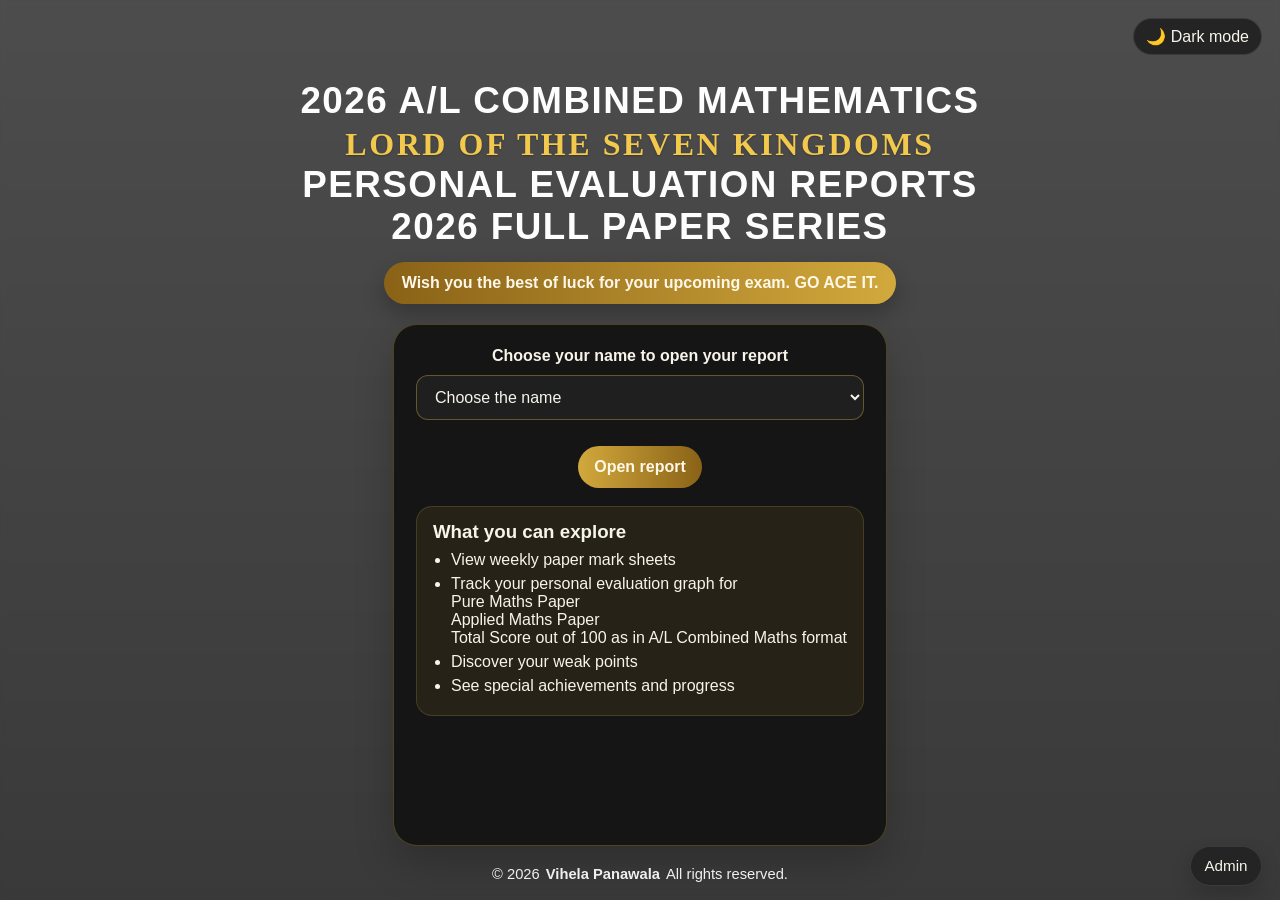
<file: index.html>
<!doctype html>
<html lang="en">
  <head>
    <meta charset="UTF-8" />
    <meta name="viewport" content="width=device-width, initial-scale=1.0" />
    <title>Combined Maths Evaluation</title>
    <link rel="stylesheet" href="./css/styles.css" />
  </head>
  <body class="page-login" data-page="login">
    <div class="page-shell">
      <header class="hero">
        <div class="top-bar">
          <button id="themeToggle" class="theme-toggle" type="button" aria-label="Toggle theme">🌙 Dark mode</button>
        </div>
        <h1>2026 A/L COMBINED MATHEMATICS<br><span class="hero-name">LORD OF THE SEVEN KINGDOMS</span><br> PERSONAL EVALUATION REPORTS <BR>2026 FULL PAPER SERIES</h1>
        <div class="banner">Wish you the best of luck for your upcoming exam. GO ACE IT.</div>
      </header>

      <main class="card login-card">
        <label for="studentSelect">Choose your name to open your report</label>
        <select id="studentSelect" aria-label="Select student"></select>
        <div class="login-actions">
          <button id="viewStudentBtn" class="primary-btn">Open report</button>
        </div>

        <div class="login-benefits">
          <h3>What you can explore</h3>
          <ul>
            <li>View weekly paper mark sheets</li>
            <li>Track your personal evaluation graph for <BR>
              Pure Maths Paper <BR>
              Applied Maths Paper<BR>
              Total Score out of 100 as in A/L Combined Maths format</li>
            <li>Discover your weak points </li>
            <li>See special achievements and progress</li>
          </ul>
        </div>
      </main>

      <button id="adminBtn" class="secondary-btn login-float-btn" type="button">Admin</button>

      <footer class="site-footer">
        <div class="footer-text">
          <span>© 2026</span>
          <span class="footer-name-group">
            <span class="footer-name">Vihela Panawala</span>
            
       
          <span> All rights reserved.</span>
        </div>
      </footer>
    </div>

    <script type="module" src="./js/app.js"></script>
  </body>
</html>
</file>
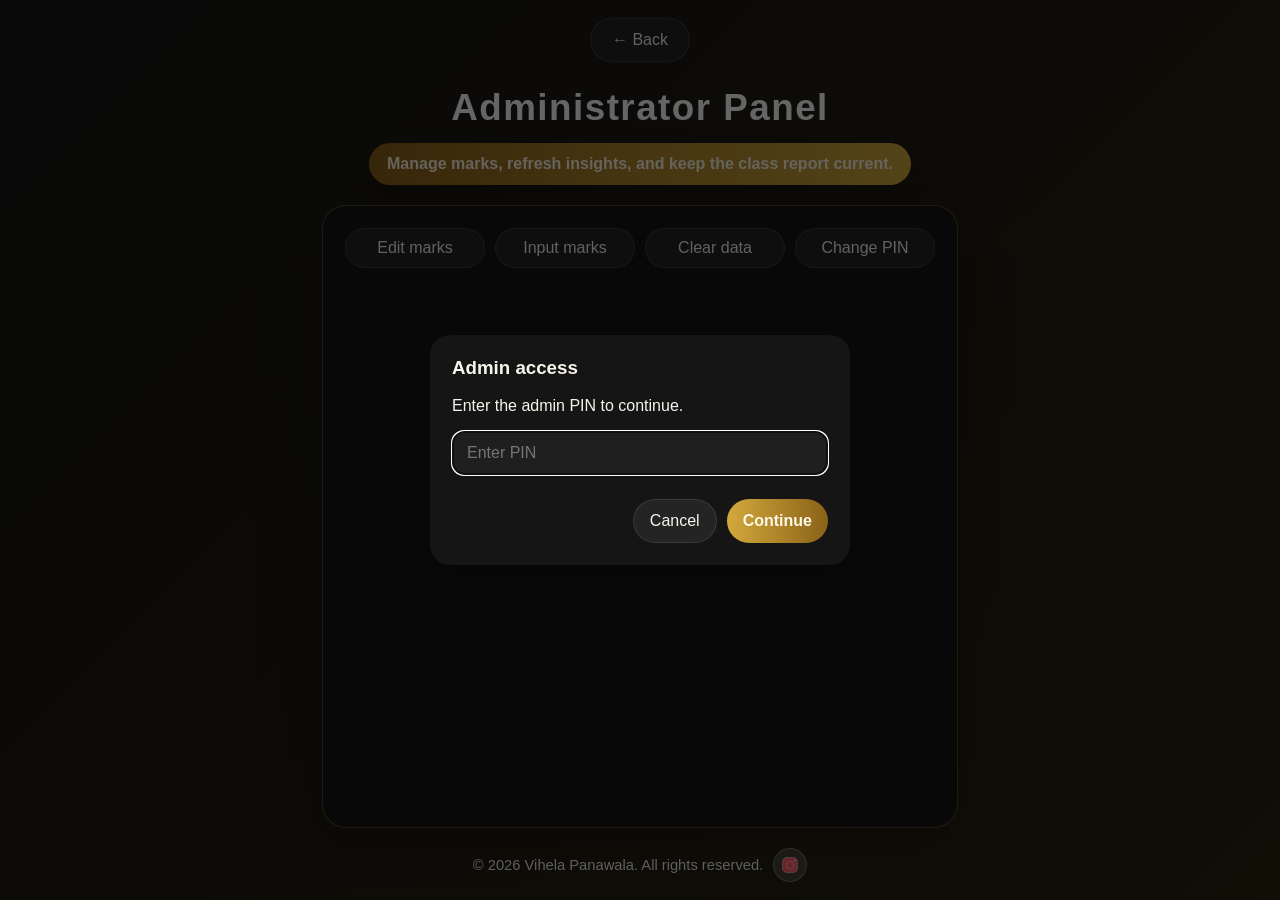
<file: admin.html>
<!doctype html>
<html lang="en">
  <head>
    <meta charset="UTF-8" />
    <meta name="viewport" content="width=device-width, initial-scale=1.0" />
    <title>Administrator Panel</title>
    <link rel="stylesheet" href="./css/styles.css" />
  </head>
  <body class="page-admin" data-page="admin">
    <div class="page-shell">
      <header class="hero">
        <button id="backBtn" class="secondary-btn" type="button">← Back</button>
        <h1>Administrator Panel</h1>
        <div class="banner">Manage marks, refresh insights, and keep the class report current.</div>
      </header>

      <main class="card admin-card">
        <div class="admin-toolbar">
          <button class="chip-btn active" data-panel="edit">Edit marks</button>
          <button class="chip-btn" data-panel="input">Input marks</button>
          <button class="chip-btn" data-panel="clear">Clear data</button>
          <button class="chip-btn" data-panel="pin">Change PIN</button>
        </div>

        <section id="editPanel" class="admin-panel active"></section>
        <section id="inputPanel" class="admin-panel"></section>
        <section id="clearPanel" class="admin-panel"></section>
        <section id="pinPanel" class="admin-panel"></section>
      </main>

      <footer class="site-footer">
        <span>© 2026 Vihela Panawala. All rights reserved.</span>
        <a class="instagram-link" href="https://www.instagram.com/v1h3l4/" target="_blank" rel="noopener" aria-label="Visit Instagram profile">
          <svg viewBox="0 0 24 24" aria-hidden="true">
            <rect x="3" y="3" width="18" height="18" rx="5"></rect>
            <circle cx="12" cy="12" r="4.5"></circle>
            <circle cx="17.5" cy="6.5" r="1"></circle>
          </svg>
        </a>
      </footer>
    </div>

    <script type="module" src="./js/app.js"></script>
  </body>
</html>
</file>
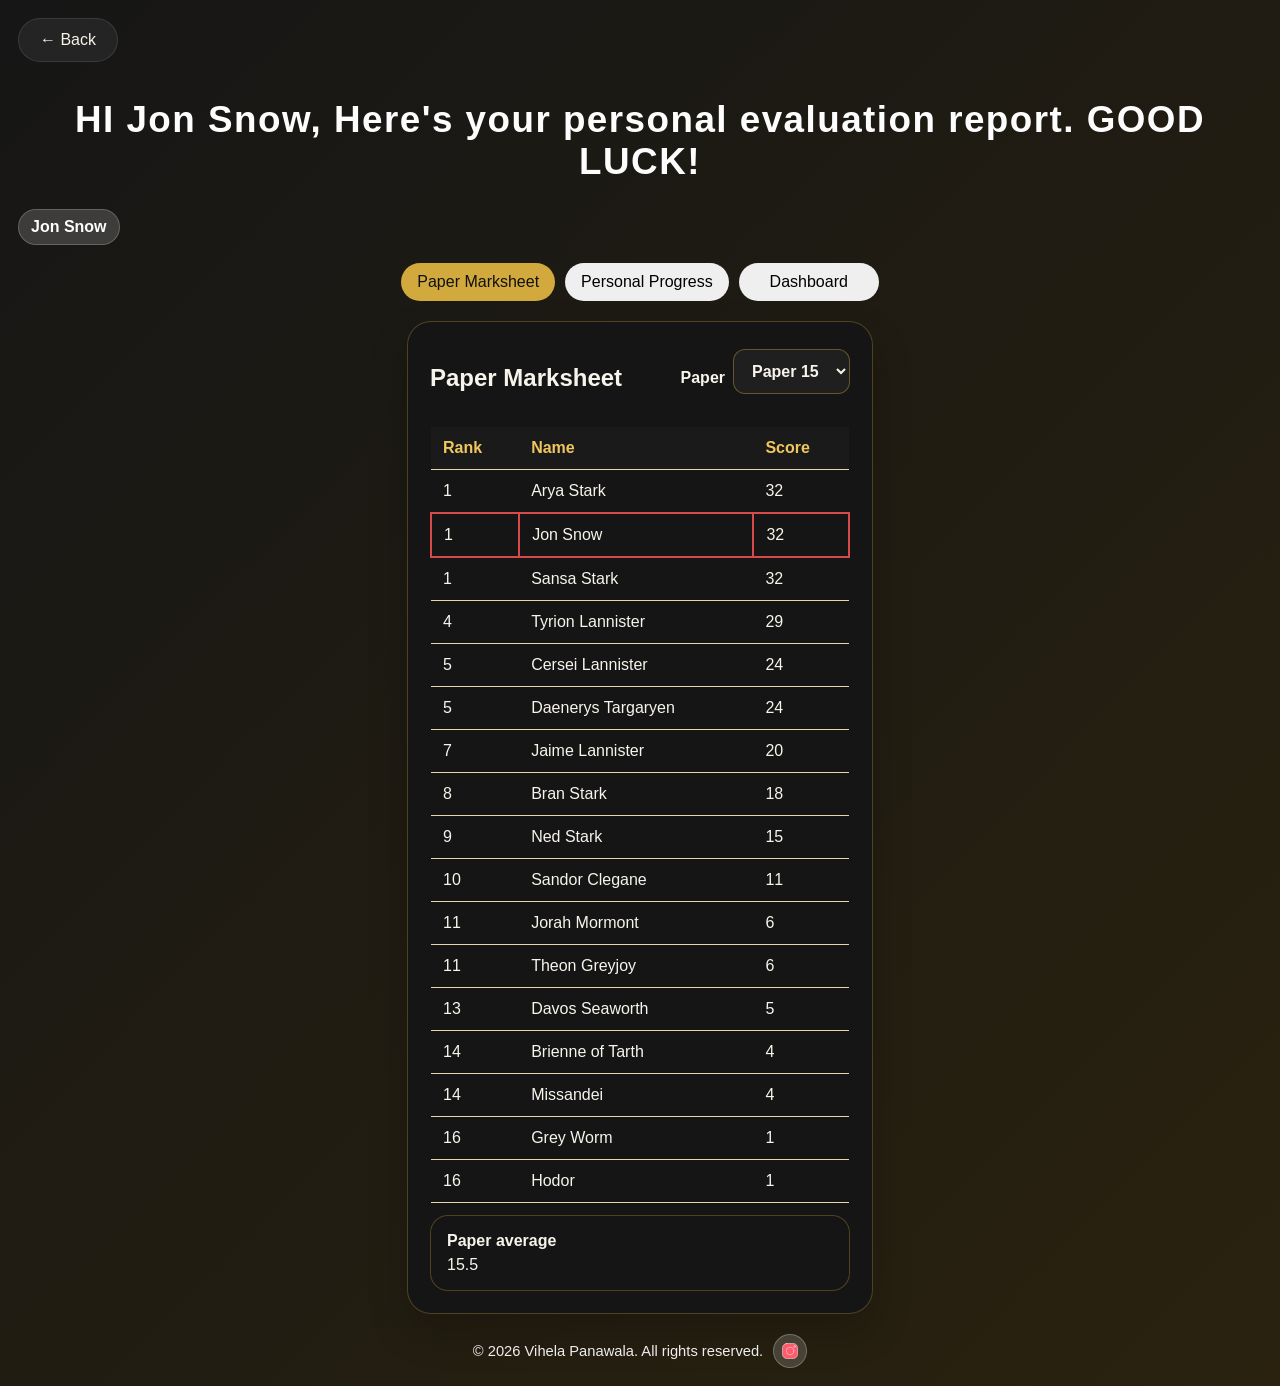
<file: student.html>
<!doctype html>
<html lang="en">
  <head>
    <meta charset="UTF-8" />
    <meta name="viewport" content="width=device-width, initial-scale=1.0" />
    <title>Student Evaluation Report</title>
    <link rel="stylesheet" href="./css/styles.css" />
  </head>
  <body class="page-student" data-page="student">
    <div class="page-shell">
      <header class="hero student-hero">
        <div class="hero-row">
          <button id="backBtn" class="secondary-btn" type="button">← Back</button>
          <h1 id="greeting">HI STUDENT, Here's your personal evaluation report. GOOD LUCK!</h1>
          <div id="studentBadge" class="student-badge"></div>
        </div>
        <div class="tab-row" role="tablist" aria-label="Student sections">
          <button class="tab-btn active" data-view="paper">Paper Marksheet</button>
          <button class="tab-btn" data-view="progress">Personal Progress</button>
          <button class="tab-btn" data-view="dashboard">Dashboard</button>
        </div>
      </header>

      <main class="card">
        <section id="paperSection" class="content-pane active">
          <div class="section-head">
            <h2>Paper Marksheet</h2>
            <label class="inline-field" for="paperSelect">
              <span>Paper</span>
              <select id="paperSelect"></select>
            </label>
          </div>
          <div id="paperContent"></div>
        </section>

        <section id="progressSection" class="content-pane">
          <div class="section-head">
            <h2>Personal Progress</h2>
            <div id="chartFilters" class="chip-row"></div>
          </div>
          <div id="progressContent"></div>
        </section>

        <section id="dashboardSection" class="content-pane">
          <div class="section-head">
            <h2>Dashboard</h2>
          </div>
          <div id="dashboardContent"></div>
        </section>
      </main>

      <footer class="site-footer">
        <span>© 2026 Vihela Panawala. All rights reserved.</span>
        <a class="instagram-link" href="https://www.instagram.com/v1h3l4/" target="_blank" rel="noopener" aria-label="Visit Instagram profile">
          <svg viewBox="0 0 24 24" aria-hidden="true">
            <rect x="3" y="3" width="18" height="18" rx="5"></rect>
            <circle cx="12" cy="12" r="4.5"></circle>
            <circle cx="17.5" cy="6.5" r="1"></circle>
          </svg>
        </a>
      </footer>
    </div>

    <script type="module" src="./js/app.js"></script>
  </body>
</html>
</file>
<file: css/styles.css>
:root {
  --gold: #d2a93c;
  --gold-deep: #8a6217;
  --black: #111111;
  --white: #fdfdfd;
  --panel: #fffdf7;
  --muted: #6f6b64;
  --border: #e6d7ab;
  --danger: #c54d4d;
  --success: #2d7d48;
  --blue: #3a6fd8;
  --red: #d9484a;
  --yellow: #e3b22c;
  --green: #2e9d5b;
}

* {
  box-sizing: border-box;
}

html {
  scroll-behavior: smooth;
}

body {
  margin: 0;
  font-family: "Segoe UI", Tahoma, Geneva, Verdana, sans-serif;
  background: linear-gradient(135deg, #161616 0%, #2a220f 100%);
  color: var(--black);
  min-height: 100vh;
}

body.page-login {
  background-image: linear-gradient(rgba(8, 8, 8, 0.72), rgba(8, 8, 8, 0.8)), url('https://images.unsplash.com/photo-1635070041078-e363dbe005cb?auto=format&fit=crop&w=1400&q=80');
  background-size: cover;
  background-position: center;
  background-attachment: fixed;
}

body.page-login.light-mode {
  background-image: linear-gradient(rgba(255, 248, 225, 0.42), rgba(255, 255, 255, 0.58)), url('https://images.unsplash.com/photo-1635070041078-e363dbe005cb?auto=format&fit=crop&w=1400&q=80');
}

.page-shell {
  min-height: 100vh;
  display: flex;
  flex-direction: column;
  padding: 18px;
}

body.page-login .page-shell {
  backdrop-filter: blur(2px);
}

@media (max-width: 768px) {
  .page-shell {
    padding-bottom: 140px;
  }
}

.hero {
  text-align: center;
  color: var(--white);
  margin-bottom: 20px;
}

.top-bar {
  display: flex;
  justify-content: flex-end;
  margin-bottom: 12px;
}

.theme-toggle {
  background: rgba(255, 255, 255, 0.16);
  color: var(--white);
  border: 1px solid rgba(255, 255, 255, 0.25);
  padding: 8px 12px;
  min-width: 120px;
}

.hero h1 {
  font-size: clamp(1.4rem, 2vw + 1rem, 2.3rem);
  margin-bottom: 14px;
  letter-spacing: 0.04em;
  font-weight: 700;
}

.hero-name {
  display: inline-block;
  font-family: "Georgia", "Times New Roman", serif;
  font-weight: 700;
  letter-spacing: 0.08em;
  color: #f2c94c;
  text-shadow: 0 1px 2px rgba(0, 0, 0, 0.25);
  font-size: clamp(1.2rem, 1.6vw + 0.9rem, 2rem);
}

.banner {
  display: inline-block;
  background: linear-gradient(90deg, rgba(210, 169, 60, 0.95), rgba(255, 242, 191, 0.95));
  color: var(--black);
  padding: 12px 18px;
  border-radius: 999px;
  font-family: Arial, Helvetica, sans-serif;
  font-weight: 700;
  box-shadow: 0 10px 22px rgba(0, 0, 0, 0.24);
}

.card {
  background: rgba(255, 255, 255, 0.96);
  border: 1px solid rgba(210, 169, 60, 0.28);
  border-radius: 24px;
  padding: 22px;
  box-shadow: 0 18px 40px rgba(0, 0, 0, 0.2);
  flex: 1;
  max-width: 1080px;
  margin: 0 auto;
}

.login-card {
  max-width: 600px;
  margin: 0 auto;
  text-align: center;
}

label {
  display: block;
  margin-bottom: 10px;
  font-weight: 600;
  color: var(--muted);
}

select,
button,
input,
textarea {
  font: inherit;
}

select,
input,
textarea {
  width: 100%;
  padding: 12px 14px;
  border-radius: 12px;
  border: 1px solid var(--border);
  background: var(--panel);
  margin-bottom: 12px;
}

button {
  cursor: pointer;
  border: none;
  border-radius: 999px;
  padding: 12px 16px;
  transition: transform 0.2s ease, filter 0.2s ease;
}

button:hover {
  filter: brightness(1.05);
  transform: translateY(-1px);
}

.primary-btn {
  background: var(--gold);
  color: var(--black);
  font-weight: 700;
}

.secondary-btn,
.chip-btn {
  background: var(--black);
  color: var(--white);
}

.danger-btn {
  background: var(--danger);
  color: var(--white);
  font-weight: 700;
}

.login-actions {
  margin-top: 14px;
}

.login-benefits {
  margin-top: 18px;
  padding: 14px 16px;
  border-radius: 16px;
  background: rgba(210, 169, 60, 0.09);
  border: 1px solid rgba(210, 169, 60, 0.2);
  text-align: left;
}

.login-benefits h3 {
  margin: 0 0 8px;
  color: var(--gold-deep);
}

.login-benefits ul {
  margin: 0;
  padding-left: 18px;
}

.login-benefits li {
  margin-bottom: 6px;
  color: var(--muted);
}

.empty-state {
  color: var(--muted);
}

.login-float-btn {
  position: fixed;
  right: clamp(10px, 2vw, 18px);
  bottom: calc(14px + env(safe-area-inset-bottom));
  z-index: 20;
  padding: 0.6rem 0.8rem;
  min-width: 72px;
  min-height: 40px;
  font-size: clamp(0.8rem, 0.75rem + 0.3vw, 0.95rem);
  line-height: 1;
  border-radius: 999px;
  box-shadow: 0 8px 20px rgba(0, 0, 0, 0.18);
  display: inline-flex;
  align-items: center;
  justify-content: center;
}

.site-footer {
  position: relative;
  z-index: 1;
  display: flex;
  justify-content: center;
  align-items: center;
  gap: 10px;
  flex-wrap: wrap;
  margin-top: 18px;
  color: rgba(255, 255, 255, 0.95);
}

.footer-text {
  display: flex;
  align-items: center;
  gap: 6px;
  flex-wrap: wrap;
}

.footer-name-group {
  display: inline-flex;
  align-items: center;
  gap: 6px;
}

.footer-name {
  font-weight: 700;
}

.instagram-link {
  display: inline-flex;
  align-items: center;
  justify-content: center;
  width: 34px;
  height: 34px;
  border-radius: 50%;
  background: rgba(255, 255, 255, 0.16);
  color: var(--white);
  border: 1px solid rgba(255, 255, 255, 0.25);
  text-decoration: none;
  transition: transform 0.2s ease, background 0.2s ease;
}

.instagram-link:hover {
  transform: translateY(-1px);
  background: rgba(255, 255, 255, 0.24);
}

.instagram-link svg {
  width: 18px;
  height: 18px;
  fill: none;
  stroke: currentColor;
  stroke-width: 1.7;
  stroke-linecap: round;
  stroke-linejoin: round;
}

.hero-row {
  display: flex;
  justify-content: space-between;
  align-items: center;
  gap: 12px;
  flex-wrap: wrap;
}

#backBtn {
  min-width: 100px;
}

.student-badge {
  background: rgba(255, 255, 255, 0.16);
  border: 1px solid rgba(255, 255, 255, 0.2);
  border-radius: 999px;
  padding: 8px 12px;
  color: var(--white);
  font-weight: 700;
}

.tab-row {
  display: flex;
  gap: 10px;
  justify-content: center;
  flex-wrap: wrap;
  margin-top: 18px;
}

.tab-btn,
.chip-btn {
  padding: 10px 16px;
  min-width: 140px;
}

.tab-btn.active,
.chip-btn.active {
  background: var(--gold);
  color: var(--black);
}

.content-pane {
  display: none;
}

.content-pane.active {
  display: block;
}

.section-head {
  display: flex;
  justify-content: space-between;
  align-items: center;
  gap: 12px;
  margin-bottom: 16px;
  flex-wrap: wrap;
}

.inline-field {
  display: flex;
  align-items: center;
  gap: 8px;
  margin: 0;
}

.table-wrap {
  overflow-x: auto;
}

table {
  width: 100%;
  border-collapse: collapse;
  min-width: 420px;
}

th,
td {
  padding: 12px;
  border-bottom: 1px solid var(--border);
  text-align: left;
}

td input {
  padding: 6px 8px;
  border: 1px solid var(--border);
  border-radius: 4px;
  font-family: inherit;
  font-size: inherit;
  background: var(--panel);
  color: var(--black);
}

td input:focus {
  outline: none;
  border-color: var(--gold);
  box-shadow: 0 0 0 2px rgba(210, 169, 60, 0.1);
}

tr.highlight td {
  border: 2px solid #d9484a;
}

th {
  background: var(--panel);
  color: var(--gold-deep);
}

.metric-grid {
  display: grid;
  grid-template-columns: repeat(2, minmax(180px, 1fr));
  gap: 14px;
}

.metric-card {
  background: var(--panel);
  border: 1px solid var(--border);
  border-radius: 18px;
  padding: 16px;
}

.metric-card h3 {
  margin: 0 0 6px;
  color: var(--gold-deep);
  font-size: 1rem;
}

.metric-card p,
.metric-card ul {
  margin: 0;
  color: var(--muted);
}

.chart-card {
  background: var(--panel);
  border: 1px solid var(--border);
  border-radius: 18px;
  padding: 16px;
  margin-top: 14px;
}

canvas {
  width: 100%;
  height: 260px;
}

.chip-row {
  display: flex;
  gap: 8px;
  flex-wrap: wrap;
}

.filter-btn.blue { background: var(--blue); }
.filter-btn.red { background: var(--red); }
.filter-btn.yellow { background: var(--yellow); }
.filter-btn.green { background: var(--green); }

.achievement-box {
  background: linear-gradient(90deg, rgba(210, 169, 60, 0.12), rgba(255, 242, 191, 0.4));
  border: 1px solid var(--border);
  border-radius: 16px;
  padding: 16px;
  margin-top: 16px;
}

.achievement-box h3 {
  margin-top: 0;
  color: var(--gold-deep);
}

.admin-toolbar {
  display: flex;
  flex-wrap: wrap;
  gap: 10px;
  margin-bottom: 16px;
}

.admin-panel {
  display: none;
}

.admin-panel.active {
  display: block;
}

.form-grid {
  display: grid;
  gap: 12px;
}

.modal-overlay {
  position: fixed;
  inset: 0;
  background: rgba(0, 0, 0, 0.6);
  display: flex;
  align-items: center;
  justify-content: center;
  padding: 16px;
  z-index: 1000;
}

.modal-card {
  background: var(--white);
  border-radius: 20px;
  padding: 22px;
  width: min(420px, 100%);
  box-shadow: 0 18px 40px rgba(0, 0, 0, 0.25);
}

.modal-card h3 {
  margin-top: 0;
  color: var(--gold-deep);
}

.modal-actions {
  display: flex;
  gap: 10px;
  justify-content: flex-end;
  margin-top: 12px;
}

.site-footer {
  margin-top: 20px;
  color: rgba(255, 255, 255, 0.92);
  display: flex;
  justify-content: center;
  align-items: center;
  gap: 10px;
  font-size: 0.92rem;
}

.instagram-link {
  display: inline-flex;
  align-items: center;
  justify-content: center;
}

.instagram-link svg {
  width: 20px;
  height: 20px;
  fill: #e4405f;
  stroke: #ffffff;
  stroke-width: 0.6;
}

body.light-mode {
  background: linear-gradient(135deg, #f7f3e8 0%, #efe1b2 100%);
}

body.light-mode .card {
  background: #fffdfa;
}

body.light-mode .hero {
  color: #1d1d1d;
}

body.light-mode .banner {
  background: linear-gradient(90deg, #f4d36f, #fff1b8);
}

body.light-mode .theme-toggle {
  color: #1d1d1d;
  background: rgba(17, 17, 17, 0.08);
  border-color: rgba(17, 17, 17, 0.15);
}

body:not(.light-mode) {
  color: #f7f4eb;
}

body:not(.light-mode) .card,
body:not(.light-mode) .metric-card,
body:not(.light-mode) .chart-card,
body:not(.light-mode) .achievement-box,
body:not(.light-mode) .modal-card,
body:not(.light-mode) .login-card,
body:not(.light-mode) .admin-card {
  background: #151515;
  color: #f7f4eb;
  border-color: rgba(210, 169, 60, 0.3);
}

body:not(.light-mode) .banner {
  background: linear-gradient(90deg, #8a6217, #d2a93c);
  color: #fff8e8;
}

body:not(.light-mode) select,
body:not(.light-mode) input,
body:not(.light-mode) textarea {
  background: #1f1f1f;
  color: #f7f4eb;
  border-color: rgba(210, 169, 60, 0.4);
}

body:not(.light-mode) th {
  background: #1a1a1a;
  color: #f0c75d;
}

body:not(.light-mode) td,
body:not(.light-mode) label,
body:not(.light-mode) p,
body:not(.light-mode) li,
body:not(.light-mode) h2,
body:not(.light-mode) h3 {
  color: #f7f4eb;
}

body:not(.light-mode) .secondary-btn,
body:not(.light-mode) .chip-btn,
body:not(.light-mode) .theme-toggle {
  background: #242424;
  color: #f7f4eb;
  border: 1px solid rgba(255, 255, 255, 0.1);
}

body:not(.light-mode) .primary-btn {
  background: linear-gradient(90deg, #d2a93c, #8a6217);
  color: #fff8e8;
}

body:not(.light-mode) .instagram-link svg {
  fill: #ff5b6b;
  stroke: #ffe8ec;
}

@media (max-width: 1024px) {
  .page-shell {
    padding: 14px;
  }

  .hero h1 {
    font-size: clamp(1.8rem, 4vw, 2.4rem);
  }

  .card {
    padding: 18px;
  }
}

@media (max-width: 768px) {
  .page-shell {
    padding: 12px;
  }

  .hero {
    padding: 16px 0;
  }

  .hero-row,
  .section-head,
  .inline-field {
    flex-direction: column;
    align-items: stretch;
  }

  .hero-row {
    justify-content: center;
  }

  .tab-btn,
  .chip-btn {
    min-width: auto;
    width: 100%;
  }

  .metric-grid {
    grid-template-columns: 1fr;
  }

  .section-head {
    align-items: flex-start;
  }

  .inline-field {
    gap: 6px;
  }

  .login-float-btn {
    right: 12px;
    bottom: calc(12px + env(safe-area-inset-bottom));
    padding: 0.55rem 0.75rem;
    min-width: 64px;
    min-height: 36px;
    font-size: 0.8rem;
  }

  .site-footer {
    padding-bottom: calc(54px + env(safe-area-inset-bottom));
    flex-direction: column;
    gap: 6px;
  }

  .top-bar {
    justify-content: center;
  }

  .theme-toggle {
    width: 100%;
    max-width: 240px;
  }

  .banner {
    padding: 10px 14px;
  }
}

@media (max-width: 520px) {
  .hero h1 {
    font-size: clamp(1.4rem, 6vw, 2rem);
  }

  .card {
    border-radius: 20px;
    padding: 16px;
  }

  .login-float-btn {
    padding: 0.5rem 0.7rem;
    min-width: 60px;
    min-height: 34px;
    font-size: 0.75rem;
  }
}
</file>
